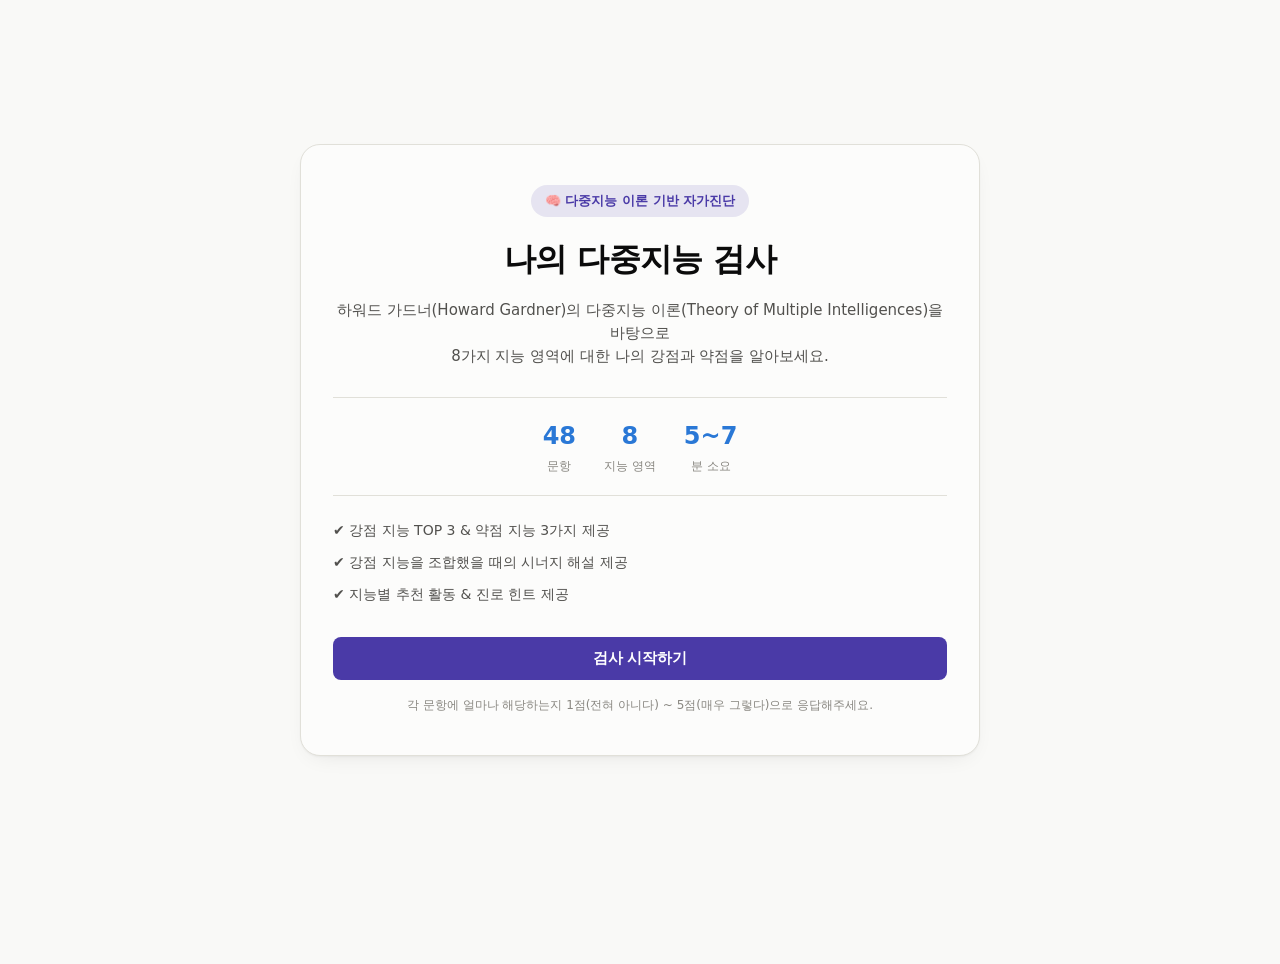
<file: index.html>
<!DOCTYPE html>
<html lang="ko">
<head>
<meta charset="UTF-8">
<meta name="viewport" content="width=device-width, initial-scale=1.0">
<title>다중지능 검사 | 나의 강점 지능 찾기</title>
<meta name="description" content="가드너의 다중지능 이론(8가지 지능)을 기반으로 나의 강점 지능 3가지와 약점 지능 3가지를 진단하고, 강점 지능의 조합이 만드는 특징까지 알아보는 검사입니다.">
<link rel="icon" href="data:image/svg+xml,%3Csvg xmlns='http://www.w3.org/2000/svg' viewBox='0 0 100 100'%3E%3Ctext y='.9em' font-size='90'%3E%F0%9F%A7%A0%3C/text%3E%3C/svg%3E">
<link rel="stylesheet" href="style.css">
</head>
<body>

<div class="app" id="app">

  <!-- 인트로 화면 -->
  <section class="screen intro" id="screen-intro">
    <div class="intro-card">
      <div class="intro-badge">🧠 다중지능 이론 기반 자가진단</div>
      <h1>나의 다중지능 검사</h1>
      <p class="intro-desc">
        하워드 가드너(Howard Gardner)의 다중지능 이론(Theory of Multiple Intelligences)을 바탕으로<br class="br-desktop">
        8가지 지능 영역에 대한 나의 강점과 약점을 알아보세요.
      </p>

      <div class="intro-meta">
        <div class="meta-item"><span class="meta-num">48</span><span class="meta-label">문항</span></div>
        <div class="meta-item"><span class="meta-num">8</span><span class="meta-label">지능 영역</span></div>
        <div class="meta-item"><span class="meta-num">5~7</span><span class="meta-label">분 소요</span></div>
      </div>

      <div class="intro-list">
        <div class="intro-list-item">✔️ 강점 지능 TOP 3 &amp; 약점 지능 3가지 제공</div>
        <div class="intro-list-item">✔️ 강점 지능을 조합했을 때의 시너지 해설 제공</div>
        <div class="intro-list-item">✔️ 지능별 추천 활동 &amp; 진로 힌트 제공</div>
      </div>

      <button class="btn-primary btn-start" id="btnStart">검사 시작하기</button>
      <p class="intro-note">각 문항에 얼마나 해당하는지 1점(전혀 아니다) ~ 5점(매우 그렇다)으로 응답해주세요.</p>
    </div>
  </section>

  <!-- 검사 화면 -->
  <section class="screen quiz" id="screen-quiz" hidden>
    <header class="quiz-header">
      <div class="quiz-header-top">
        <span class="quiz-step-label" id="quizStepLabel">1 / 8</span>
        <span class="quiz-cat-label" id="quizCatLabel"></span>
      </div>
      <div class="progress-track">
        <div class="progress-fill" id="progressFill"></div>
      </div>
    </header>

    <div class="quiz-body">
      <div class="quiz-cat-intro" id="quizCatIntro"></div>
      <div class="question-list" id="questionList"></div>
    </div>

    <footer class="quiz-footer">
      <p class="quiz-hint" id="quizHint"></p>
      <div class="quiz-nav">
        <button class="btn-ghost" id="btnPrev">이전</button>
        <button class="btn-primary" id="btnNext">다음</button>
      </div>
    </footer>
  </section>

  <!-- 결과 화면 -->
  <section class="screen results" id="screen-results" hidden>
    <header class="results-header">
      <div class="results-badge">검사 결과</div>
      <h1>나의 다중지능 프로필</h1>
      <p class="results-sub">8가지 지능 영역의 점수를 바탕으로 강점과 약점을 분석했어요.</p>
    </header>

    <div class="card chart-card">
      <h2 class="card-title">지능별 점수 (5점 만점)</h2>
      <div id="chart" class="chart" role="img" aria-label="지능별 평균 점수 막대 그래프"></div>
    </div>

    <div class="card">
      <h2 class="card-title">💪 강점 지능 TOP 3</h2>
      <p class="card-desc">가장 두드러지는 상위 3개 지능이에요. 이 영역의 활동을 늘리면 성취감과 몰입을 더 크게 느낄 수 있어요.</p>
      <div class="profile-grid" id="strengthGrid"></div>
    </div>

    <div class="card">
      <h2 class="card-title">🌱 성장이 필요한 지능 3가지</h2>
      <p class="card-desc">상대적으로 낮게 나타난 지능이에요. 약점이라기보다 아직 자극받을 기회가 적었던 영역일 수 있어요.</p>
      <div class="profile-grid weak" id="weaknessGrid"></div>
    </div>

    <div class="card combo-card">
      <h2 class="card-title">✨ 강점 지능 조합의 특징</h2>
      <div id="comboExplain"></div>
    </div>

    <div class="results-footer">
      <button class="btn-ghost" id="btnRestart">다시 검사하기</button>
    </div>
  </section>

</div>

<script src="app.js"></script>
</body>
</html>
</file>
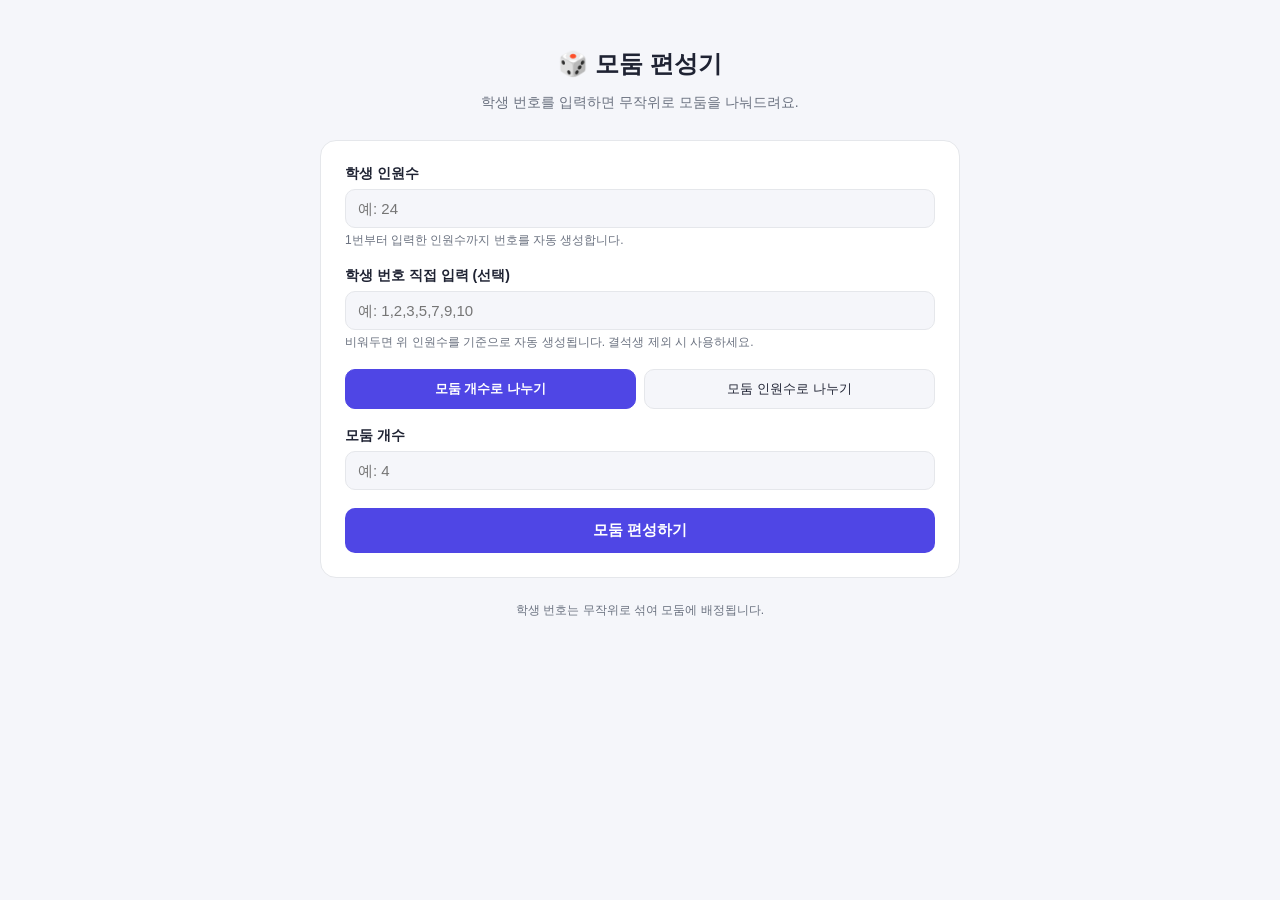
<file: group-maker/index.html>
<!DOCTYPE html>
<html lang="ko">
<head>
<meta charset="UTF-8" />
<meta name="viewport" content="width=device-width, initial-scale=1.0" />
<title>모둠 편성기</title>
<style>
  :root {
    --bg: #f5f6fa;
    --card-bg: #ffffff;
    --text: #1f2333;
    --muted: #6b7280;
    --primary: #4f46e5;
    --primary-dark: #4338ca;
    --border: #e5e7eb;
  }
  @media (prefers-color-scheme: dark) {
    :root {
      --bg: #14151f;
      --card-bg: #1e2030;
      --text: #f0f1f7;
      --muted: #9ca3af;
      --primary: #818cf8;
      --primary-dark: #6366f1;
      --border: #2f3145;
    }
  }
  * { box-sizing: border-box; }
  body {
    margin: 0;
    font-family: -apple-system, BlinkMacSystemFont, "Segoe UI", "Pretendard", "Apple SD Gothic Neo", sans-serif;
    background: var(--bg);
    color: var(--text);
    min-height: 100vh;
    display: flex;
    justify-content: center;
    padding: 32px 16px 64px;
  }
  .wrap {
    width: 100%;
    max-width: 640px;
  }
  h1 {
    font-size: 24px;
    margin-bottom: 4px;
    text-align: center;
  }
  .subtitle {
    color: var(--muted);
    text-align: center;
    margin-bottom: 28px;
    font-size: 14px;
  }
  .card {
    background: var(--card-bg);
    border: 1px solid var(--border);
    border-radius: 16px;
    padding: 24px;
    margin-bottom: 20px;
  }
  label {
    display: block;
    font-size: 14px;
    font-weight: 600;
    margin-bottom: 6px;
  }
  .field {
    margin-bottom: 18px;
  }
  .hint {
    font-size: 12px;
    color: var(--muted);
    margin-top: 4px;
  }
  input[type="number"], input[type="text"] {
    width: 100%;
    padding: 10px 12px;
    border-radius: 10px;
    border: 1px solid var(--border);
    background: var(--bg);
    color: var(--text);
    font-size: 15px;
  }
  input:focus { outline: 2px solid var(--primary); outline-offset: 1px; }
  .mode-toggle {
    display: flex;
    gap: 8px;
    margin-bottom: 18px;
  }
  .mode-toggle button {
    flex: 1;
    padding: 10px 8px;
    border-radius: 10px;
    border: 1px solid var(--border);
    background: var(--bg);
    color: var(--text);
    font-size: 13px;
    cursor: pointer;
  }
  .mode-toggle button.active {
    background: var(--primary);
    border-color: var(--primary);
    color: white;
    font-weight: 600;
  }
  .actions {
    display: flex;
    gap: 10px;
  }
  button.primary {
    flex: 1;
    padding: 13px;
    border-radius: 10px;
    border: none;
    background: var(--primary);
    color: white;
    font-size: 15px;
    font-weight: 700;
    cursor: pointer;
  }
  button.primary:hover { background: var(--primary-dark); }
  button.secondary {
    padding: 13px 16px;
    border-radius: 10px;
    border: 1px solid var(--border);
    background: transparent;
    color: var(--text);
    font-size: 15px;
    cursor: pointer;
  }
  #error {
    color: #ef4444;
    font-size: 13px;
    margin-top: 10px;
    display: none;
  }
  #results { display: none; }
  .group {
    background: var(--card-bg);
    border: 1px solid var(--border);
    border-radius: 14px;
    padding: 16px 18px;
    margin-bottom: 12px;
  }
  .group h3 {
    margin: 0 0 8px;
    font-size: 15px;
    color: var(--primary);
  }
  .members {
    display: flex;
    flex-wrap: wrap;
    gap: 6px;
  }
  .member {
    background: var(--bg);
    border: 1px solid var(--border);
    border-radius: 999px;
    padding: 4px 12px;
    font-size: 13px;
  }
  footer {
    text-align: center;
    color: var(--muted);
    font-size: 12px;
    margin-top: 24px;
  }
</style>
</head>
<body>
<div class="wrap">
  <h1>🎲 모둠 편성기</h1>
  <p class="subtitle">학생 번호를 입력하면 무작위로 모둠을 나눠드려요.</p>

  <div class="card">
    <div class="field">
      <label for="studentCount">학생 인원수</label>
      <input type="number" id="studentCount" min="2" max="200" placeholder="예: 24" />
      <p class="hint">1번부터 입력한 인원수까지 번호를 자동 생성합니다.</p>
    </div>

    <div class="field">
      <label for="customNumbers">학생 번호 직접 입력 (선택)</label>
      <input type="text" id="customNumbers" placeholder="예: 1,2,3,5,7,9,10" />
      <p class="hint">비워두면 위 인원수를 기준으로 자동 생성됩니다. 결석생 제외 시 사용하세요.</p>
    </div>

    <div class="mode-toggle">
      <button type="button" id="modeGroupCount" class="active">모둠 개수로 나누기</button>
      <button type="button" id="modeGroupSize">모둠 인원수로 나누기</button>
    </div>

    <div class="field">
      <label for="modeValue" id="modeValueLabel">모둠 개수</label>
      <input type="number" id="modeValue" min="1" max="100" placeholder="예: 4" />
    </div>

    <div class="actions">
      <button class="primary" id="generateBtn">모둠 편성하기</button>
      <button class="secondary" id="shuffleBtn" style="display:none;">다시 섞기</button>
    </div>
    <p id="error"></p>
  </div>

  <div id="results"></div>

  <footer>학생 번호는 무작위로 섞여 모둠에 배정됩니다.</footer>
</div>

<script>
  const studentCountEl = document.getElementById('studentCount');
  const customNumbersEl = document.getElementById('customNumbers');
  const modeGroupCountBtn = document.getElementById('modeGroupCount');
  const modeGroupSizeBtn = document.getElementById('modeGroupSize');
  const modeValueEl = document.getElementById('modeValue');
  const modeValueLabel = document.getElementById('modeValueLabel');
  const generateBtn = document.getElementById('generateBtn');
  const shuffleBtn = document.getElementById('shuffleBtn');
  const errorEl = document.getElementById('error');
  const resultsEl = document.getElementById('results');

  let mode = 'groupCount'; // or 'groupSize'
  let lastNumbers = [];

  modeGroupCountBtn.addEventListener('click', () => {
    mode = 'groupCount';
    modeGroupCountBtn.classList.add('active');
    modeGroupSizeBtn.classList.remove('active');
    modeValueLabel.textContent = '모둠 개수';
    modeValueEl.placeholder = '예: 4';
  });

  modeGroupSizeBtn.addEventListener('click', () => {
    mode = 'groupSize';
    modeGroupSizeBtn.classList.add('active');
    modeGroupCountBtn.classList.remove('active');
    modeValueLabel.textContent = '모둠당 인원수';
    modeValueEl.placeholder = '예: 5';
  });

  function showError(msg) {
    errorEl.textContent = msg;
    errorEl.style.display = 'block';
    resultsEl.style.display = 'none';
    shuffleBtn.style.display = 'none';
  }

  function clearError() {
    errorEl.style.display = 'none';
  }

  function parseCustomNumbers(raw) {
    return raw
      .split(/[,\s]+/)
      .map(s => s.trim())
      .filter(s => s.length > 0)
      .map(s => Number(s));
  }

  function getStudentNumbers() {
    const custom = customNumbersEl.value.trim();
    if (custom) {
      const nums = parseCustomNumbers(custom);
      if (nums.some(n => Number.isNaN(n) || !Number.isFinite(n))) {
        throw new Error('학생 번호는 숫자만 콤마(,) 또는 공백으로 구분해 입력해주세요.');
      }
      const unique = [...new Set(nums)];
      if (unique.length < 2) {
        throw new Error('학생 번호를 2개 이상 입력해주세요.');
      }
      return unique;
    }
    const count = Number(studentCountEl.value);
    if (!Number.isInteger(count) || count < 2) {
      throw new Error('학생 인원수를 2 이상의 숫자로 입력해주세요.');
    }
    if (count > 200) {
      throw new Error('학생 인원수는 200명 이하로 입력해주세요.');
    }
    return Array.from({ length: count }, (_, i) => i + 1);
  }

  function shuffle(arr) {
    const a = arr.slice();
    for (let i = a.length - 1; i > 0; i--) {
      const j = Math.floor(Math.random() * (i + 1));
      [a[i], a[j]] = [a[j], a[i]];
    }
    return a;
  }

  function splitIntoGroups(numbers, mode, value) {
    const shuffled = shuffle(numbers);
    let groupCount;
    if (mode === 'groupCount') {
      groupCount = value;
    } else {
      groupCount = Math.ceil(numbers.length / value);
    }
    if (!Number.isInteger(groupCount) || groupCount < 1) {
      throw new Error('모둠 값이 올바르지 않습니다.');
    }
    if (groupCount > numbers.length) {
      throw new Error('모둠 수가 학생 수보다 많을 수 없습니다.');
    }
    const groups = Array.from({ length: groupCount }, () => []);
    shuffled.forEach((num, idx) => {
      groups[idx % groupCount].push(num);
    });
    return groups;
  }

  function renderGroups(groups) {
    resultsEl.innerHTML = '';
    groups.forEach((g, idx) => {
      const div = document.createElement('div');
      div.className = 'group';
      const sorted = g.slice().sort((a, b) => a - b);
      div.innerHTML = `
        <h3>모둠 ${idx + 1} (${g.length}명)</h3>
        <div class="members">
          ${sorted.map(n => `<span class="member">${n}번</span>`).join('')}
        </div>
      `;
      resultsEl.appendChild(div);
    });
    resultsEl.style.display = 'block';
    shuffleBtn.style.display = 'inline-block';
  }

  function generate() {
    clearError();
    try {
      const numbers = getStudentNumbers();
      const value = Number(modeValueEl.value);
      if (!Number.isInteger(value) || value < 1) {
        throw new Error(mode === 'groupCount' ? '모둠 개수를 1 이상의 숫자로 입력해주세요.' : '모둠당 인원수를 1 이상의 숫자로 입력해주세요.');
      }
      lastNumbers = numbers;
      const groups = splitIntoGroups(numbers, mode, value);
      renderGroups(groups);
    } catch (e) {
      showError(e.message);
    }
  }

  function reshuffle() {
    if (!lastNumbers.length) return;
    try {
      const value = Number(modeValueEl.value);
      const groups = splitIntoGroups(lastNumbers, mode, value);
      renderGroups(groups);
    } catch (e) {
      showError(e.message);
    }
  }

  generateBtn.addEventListener('click', generate);
  shuffleBtn.addEventListener('click', reshuffle);
</script>
</body>
</html>
</file>
<file: style.css>
:root {
  --page-bg: #f9f9f7;
  --surface: #fcfcfb;
  --surface-2: #ffffff;
  --text-primary: #0b0b0b;
  --text-secondary: #52514e;
  --text-muted: #898781;
  --border: #e1e0d9;
  --border-strong: #c3c2b7;
  --accent: #4a3aa7;
  --accent-2: #2a78d6;
  --good: #0ca30c;

  /* categorical palette (fixed order — one per intelligence) */
  --c-ling:    #2a78d6; /* 언어 */
  --c-logic:   #1baf7a; /* 논리수학 */
  --c-spatial: #eda100; /* 공간 */
  --c-body:    #008300; /* 신체운동 */
  --c-music:   #4a3aa7; /* 음악 */
  --c-inter:   #e34948; /* 대인관계 */
  --c-intra:   #e87ba4; /* 자기성찰 */
  --c-nature:  #eb6834; /* 자연친화 */

  --radius-lg: 20px;
  --radius-md: 14px;
  --radius-sm: 8px;
  --shadow-card: 0 1px 2px rgba(11,11,11,0.04), 0 8px 24px -12px rgba(11,11,11,0.12);
}

@media (prefers-color-scheme: dark) {
  :root {
    --page-bg: #0d0d0d;
    --surface: #1a1a19;
    --surface-2: #201f1d;
    --text-primary: #ffffff;
    --text-secondary: #c3c2b7;
    --text-muted: #898781;
    --border: #2c2c2a;
    --border-strong: #383835;
    --accent: #9085e9;
    --accent-2: #3987e5;
    --good: #0ca30c;

    --c-ling:    #3987e5;
    --c-logic:   #199e70;
    --c-spatial: #c98500;
    --c-body:    #008300;
    --c-music:   #9085e9;
    --c-inter:   #e66767;
    --c-intra:   #d55181;
    --c-nature:  #d95926;

    --shadow-card: 0 1px 2px rgba(0,0,0,0.3), 0 8px 24px -12px rgba(0,0,0,0.5);
  }
}

* { box-sizing: border-box; }

.screen[hidden] { display: none; }

html, body {
  margin: 0;
  padding: 0;
}

body {
  background: var(--page-bg);
  color: var(--text-primary);
  font-family: system-ui, -apple-system, "Segoe UI", "Apple SD Gothic Neo", "Noto Sans KR", sans-serif;
  line-height: 1.55;
  -webkit-font-smoothing: antialiased;
}

.app {
  max-width: 720px;
  margin: 0 auto;
  padding: 0 20px 64px;
  min-height: 100vh;
}

h1, h2 {
  margin: 0;
  font-weight: 800;
  letter-spacing: -0.02em;
}

/* ---------- Intro ---------- */

.intro {
  min-height: 100vh;
  display: flex;
  align-items: center;
  justify-content: center;
  padding: 40px 0;
}

.intro-card {
  width: 100%;
  background: var(--surface);
  border: 1px solid var(--border);
  border-radius: var(--radius-lg);
  box-shadow: var(--shadow-card);
  padding: 40px 32px;
  text-align: center;
}

.intro-badge {
  display: inline-block;
  font-size: 13px;
  font-weight: 700;
  color: var(--accent);
  background: color-mix(in srgb, var(--accent) 12%, transparent);
  padding: 6px 14px;
  border-radius: 999px;
  margin-bottom: 18px;
}

.intro h1 {
  font-size: 32px;
  margin-bottom: 14px;
}

.intro-desc {
  color: var(--text-secondary);
  font-size: 15px;
  margin: 0 0 28px;
}

.intro-meta {
  display: flex;
  justify-content: center;
  gap: 28px;
  padding: 20px 0;
  border-top: 1px solid var(--border);
  border-bottom: 1px solid var(--border);
  margin-bottom: 24px;
}

.meta-item {
  display: flex;
  flex-direction: column;
  align-items: center;
}

.meta-num {
  font-size: 24px;
  font-weight: 800;
  color: var(--accent-2);
  font-variant-numeric: tabular-nums;
}

.meta-label {
  font-size: 12px;
  color: var(--text-muted);
  margin-top: 2px;
}

.intro-list {
  text-align: left;
  display: flex;
  flex-direction: column;
  gap: 10px;
  margin: 0 0 32px;
  font-size: 14px;
  color: var(--text-secondary);
}

.btn-start {
  width: 100%;
  padding: 16px;
  font-size: 17px;
}

.intro-note {
  margin: 16px 0 0;
  font-size: 12px;
  color: var(--text-muted);
}

/* ---------- Buttons ---------- */

.btn-primary {
  background: var(--accent);
  color: #fff;
  border: none;
  border-radius: var(--radius-sm);
  padding: 12px 22px;
  font-size: 15px;
  font-weight: 700;
  cursor: pointer;
  transition: transform 0.06s ease, opacity 0.15s ease;
}
.btn-primary:hover { opacity: 0.92; }
.btn-primary:active { transform: scale(0.98); }
.btn-primary:disabled {
  background: var(--border-strong);
  cursor: not-allowed;
  opacity: 0.7;
}

.btn-ghost {
  background: transparent;
  color: var(--text-secondary);
  border: 1px solid var(--border-strong);
  border-radius: var(--radius-sm);
  padding: 12px 22px;
  font-size: 15px;
  font-weight: 600;
  cursor: pointer;
}
.btn-ghost:hover { background: var(--surface-2); }

/* ---------- Quiz ---------- */

.quiz {
  padding-top: 28px;
  min-height: 100vh;
  display: flex;
  flex-direction: column;
}

.quiz-header {
  position: sticky;
  top: 0;
  background: var(--page-bg);
  padding: 8px 0 16px;
  z-index: 5;
}

.quiz-header-top {
  display: flex;
  justify-content: space-between;
  align-items: baseline;
  margin-bottom: 10px;
}

.quiz-step-label {
  font-size: 13px;
  font-weight: 700;
  color: var(--text-muted);
  font-variant-numeric: tabular-nums;
}

.quiz-cat-label {
  font-size: 14px;
  font-weight: 800;
  color: var(--text-primary);
}

.progress-track {
  height: 6px;
  border-radius: 999px;
  background: var(--border);
  overflow: hidden;
}

.progress-fill {
  height: 100%;
  border-radius: 999px;
  background: var(--accent-2);
  width: 0%;
  transition: width 0.3s ease;
}

.quiz-body {
  flex: 1;
  padding-bottom: 90px;
}

.quiz-cat-intro {
  background: var(--surface);
  border: 1px solid var(--border);
  border-radius: var(--radius-md);
  padding: 16px 18px;
  margin-bottom: 18px;
  font-size: 14px;
  color: var(--text-secondary);
  display: flex;
  gap: 12px;
  align-items: flex-start;
}

.quiz-cat-intro .emoji {
  font-size: 26px;
  line-height: 1;
}

.question-list {
  display: flex;
  flex-direction: column;
  gap: 14px;
}

.question-card {
  background: var(--surface);
  border: 1px solid var(--border);
  border-radius: var(--radius-md);
  padding: 16px 18px;
  box-shadow: var(--shadow-card);
}

.question-text {
  font-size: 15px;
  font-weight: 600;
  margin-bottom: 14px;
}

.likert {
  display: flex;
  align-items: center;
  gap: 6px;
}

.likert-ends {
  display: flex;
  justify-content: space-between;
  font-size: 11px;
  color: var(--text-muted);
  margin-top: 8px;
}

.likert-option {
  position: relative;
  flex: 1;
  display: flex;
  flex-direction: column;
  align-items: center;
  gap: 6px;
  cursor: pointer;
}

.likert-dot {
  width: 100%;
  aspect-ratio: 1;
  max-width: 42px;
  border-radius: 50%;
  border: 2px solid var(--border-strong);
  background: var(--surface-2);
  display: flex;
  align-items: center;
  justify-content: center;
  font-size: 13px;
  font-weight: 700;
  color: var(--text-muted);
  transition: all 0.12s ease;
  margin: 0 auto;
}

.likert-option input {
  position: absolute;
  inset: 0;
  width: 100%;
  height: 100%;
  margin: 0;
  opacity: 0;
  cursor: pointer;
}

.likert-option input:checked + .likert-dot {
  background: var(--accent);
  border-color: var(--accent);
  color: #fff;
  transform: scale(1.08);
}

.likert-option:hover .likert-dot {
  border-color: var(--accent);
}

.quiz-footer {
  position: sticky;
  bottom: 0;
  background: linear-gradient(to top, var(--page-bg) 60%, transparent);
  padding: 20px 0 12px;
  pointer-events: none;
}

.quiz-footer .quiz-nav {
  pointer-events: auto;
}

.quiz-hint {
  text-align: center;
  font-size: 12.5px;
  color: #e34948;
  min-height: 16px;
  margin: 0 0 10px;
}

.quiz-nav {
  display: flex;
  gap: 10px;
}

.quiz-nav .btn-primary {
  flex: 1;
}

.quiz-nav .btn-ghost {
  flex: 0 0 auto;
}

/* ---------- Results ---------- */

.results {
  padding-top: 32px;
}

.results-header {
  text-align: center;
  margin-bottom: 24px;
}

.results-badge {
  display: inline-block;
  font-size: 12px;
  font-weight: 700;
  color: var(--accent-2);
  background: color-mix(in srgb, var(--accent-2) 12%, transparent);
  padding: 5px 12px;
  border-radius: 999px;
  margin-bottom: 10px;
}

.results-header h1 {
  font-size: 26px;
  margin-bottom: 8px;
}

.results-sub {
  color: var(--text-secondary);
  font-size: 14px;
  margin: 0;
}

.card {
  background: var(--surface);
  border: 1px solid var(--border);
  border-radius: var(--radius-lg);
  box-shadow: var(--shadow-card);
  padding: 22px 20px;
  margin-bottom: 18px;
}

.card-title {
  font-size: 17px;
  margin-bottom: 6px;
}

.card-desc {
  font-size: 13.5px;
  color: var(--text-secondary);
  margin: 0 0 18px;
}

/* chart */

.chart {
  display: flex;
  flex-direction: column;
  gap: 14px;
}

.chart-row {
  display: grid;
  grid-template-columns: 104px 1fr 40px;
  align-items: center;
  gap: 8px;
}

.chart-row-label {
  font-size: 12.5px;
  font-weight: 700;
  display: flex;
  align-items: center;
  gap: 4px;
  line-height: 1.25;
}

.chart-track {
  height: 14px;
  border-radius: 999px;
  background: var(--border);
  position: relative;
  overflow: hidden;
}

.chart-fill {
  height: 100%;
  border-radius: 999px;
  min-width: 14px;
}

.chart-row-value {
  font-size: 13px;
  font-weight: 700;
  color: var(--text-secondary);
  text-align: right;
  font-variant-numeric: tabular-nums;
}

/* profile cards (strength / weakness) */

.profile-grid {
  display: grid;
  grid-template-columns: repeat(auto-fit, minmax(210px, 1fr));
  gap: 14px;
}

.profile-item {
  border: 1px solid var(--border);
  border-radius: var(--radius-md);
  padding: 16px;
  background: var(--surface-2);
}

.profile-rank {
  display: inline-flex;
  align-items: center;
  justify-content: center;
  width: 22px;
  height: 22px;
  border-radius: 50%;
  color: #fff;
  font-size: 12px;
  font-weight: 800;
  margin-right: 6px;
}

.profile-name {
  font-size: 15px;
  font-weight: 800;
  display: flex;
  align-items: center;
  margin-bottom: 8px;
}

.profile-score {
  font-size: 12px;
  color: var(--text-muted);
  font-weight: 600;
  margin-left: auto;
  font-variant-numeric: tabular-nums;
}

.profile-trait {
  font-size: 13.5px;
  color: var(--text-secondary);
  margin: 0 0 10px;
}

.profile-careers {
  font-size: 12px;
  color: var(--text-muted);
}

.profile-careers b {
  color: var(--text-secondary);
  font-weight: 700;
}

.profile-grid.weak .profile-item {
  background: var(--surface);
}

/* combo card */

.combo-card {
  border: 1px solid color-mix(in srgb, var(--accent) 35%, var(--border));
  background: linear-gradient(180deg, color-mix(in srgb, var(--accent) 6%, var(--surface)), var(--surface));
}

.combo-names {
  font-size: 15px;
  margin: 0 0 14px;
}

.combo-names b {
  color: var(--accent);
}

.combo-list {
  list-style: none;
  margin: 0 0 16px;
  padding: 0;
  display: flex;
  flex-direction: column;
  gap: 10px;
}

.combo-list li {
  font-size: 14px;
  color: var(--text-secondary);
  padding: 12px 14px;
  background: var(--surface-2);
  border: 1px solid var(--border);
  border-radius: var(--radius-sm);
}

.combo-careers {
  font-size: 13.5px;
  color: var(--text-secondary);
  padding-top: 12px;
  border-top: 1px dashed var(--border-strong);
}

.combo-careers b {
  color: var(--text-primary);
}

.results-footer {
  text-align: center;
  padding: 12px 0 40px;
}

@media (min-width: 640px) {
  .br-desktop { display: inline; }
}
@media (max-width: 639px) {
  .br-desktop { display: none; }
}
</file>
